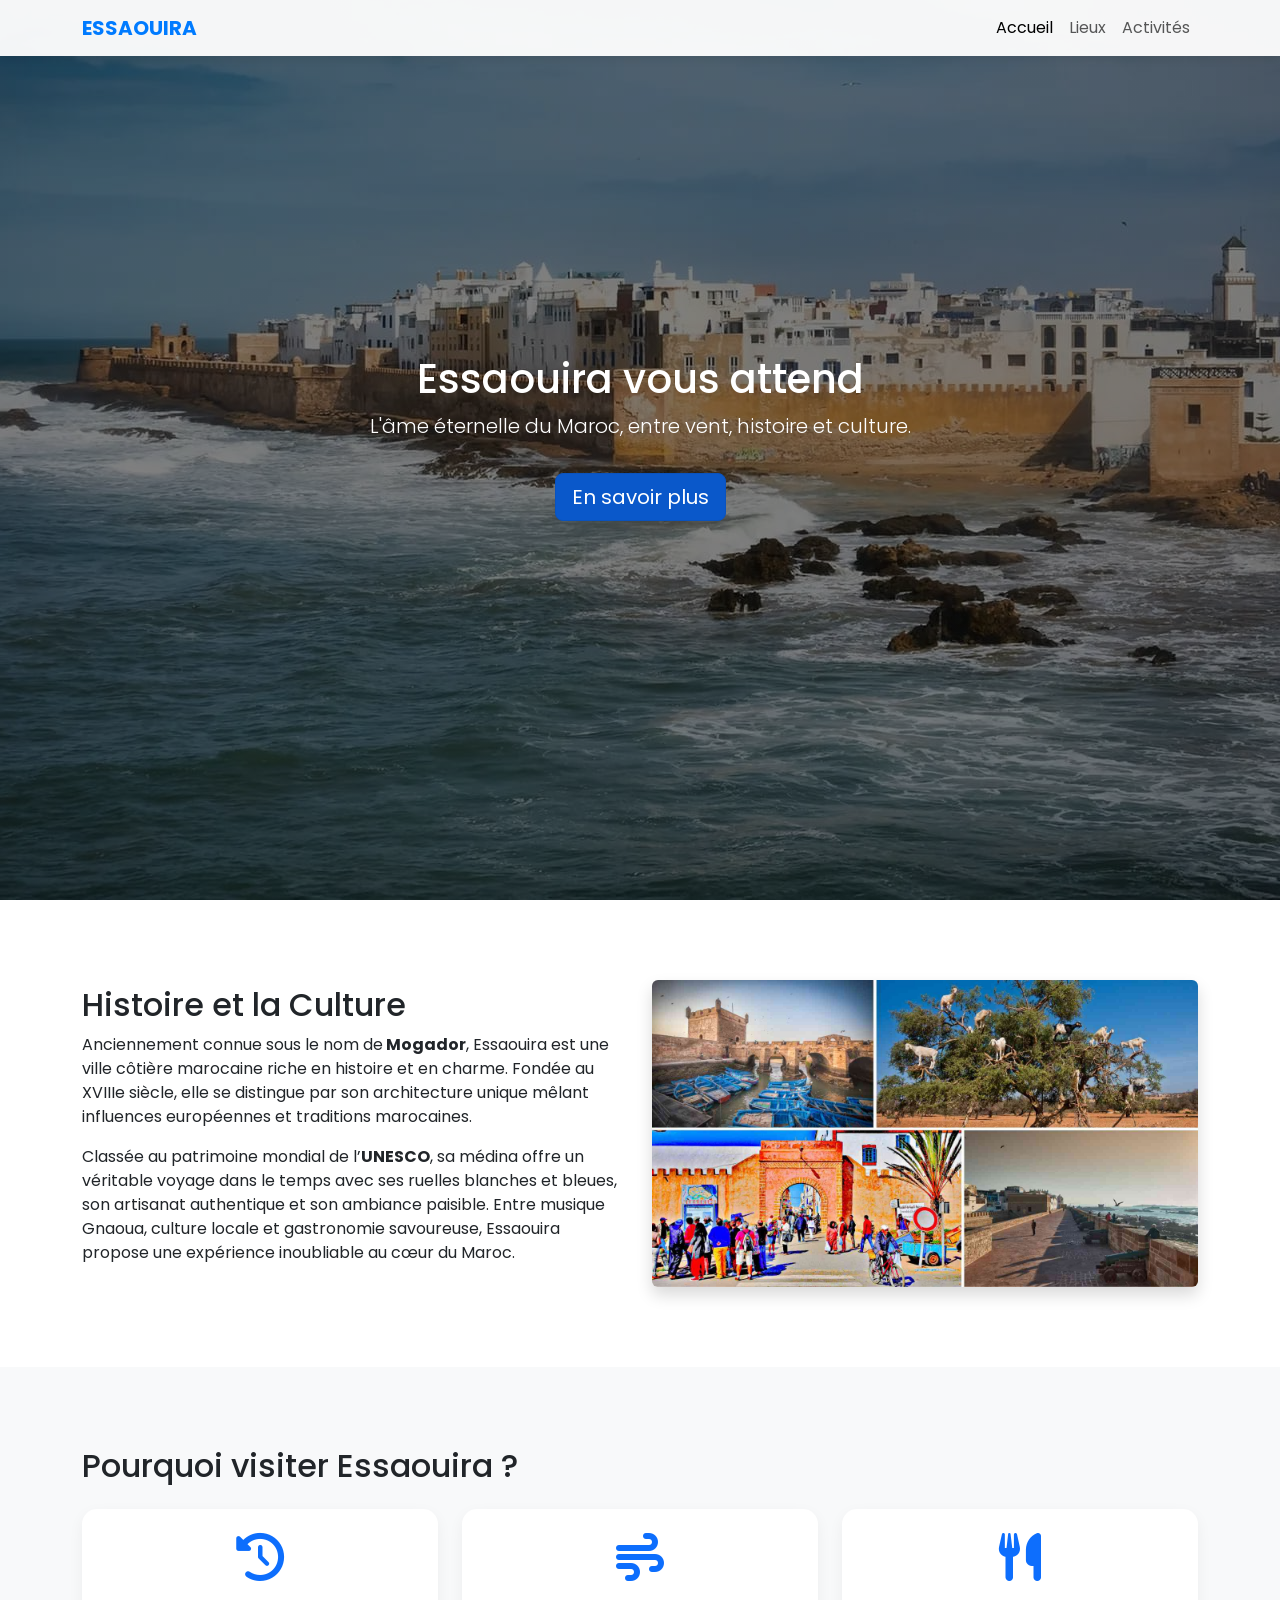
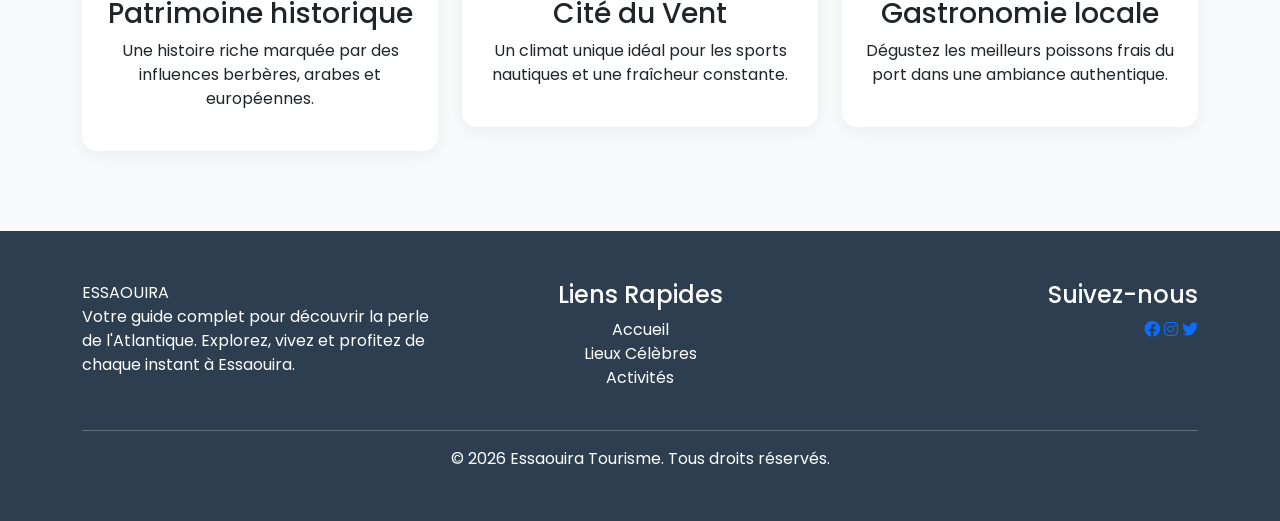
<file: index.html>
<!DOCTYPE html>
<html lang="fr">
<head>
    <meta charset="UTF-8">
    <meta name="viewport" content="width=device-width, initial-scale=1.0">
    <title>Essaouira - La Cité du Vent</title>
    <!-- Bootstrap CSS -->
    <link href="https://cdn.jsdelivr.net/npm/bootstrap@5.3.0/dist/css/bootstrap.min.css" rel="stylesheet">
    <!-- Google Fonts -->
    <link href="https://fonts.googleapis.com/css2?family=Poppins:wght@300;400;500;600;700;800&display=swap" rel="stylesheet">
    <!-- Font Awesome -->
    <link rel="stylesheet" href="https://cdnjs.cloudflare.com/ajax/libs/font-awesome/6.0.0/css/all.min.css">
    <!-- Custom CSS -->
    <link rel="stylesheet" href="style.css">
</head>
<body>

    <!-- Navbar -->
    <nav class="navbar navbar-expand-lg navbar-light fixed-top">
        <div class="container">
            <a class="navbar-brand" href="index.html">ESSAOUIRA</a>
            <button class="navbar-toggler" type="button" data-bs-toggle="collapse" data-bs-target="#navbarNav">
                <span class="navbar-toggler-icon"></span>
            </button>
            <div class="collapse navbar-collapse" id="navbarNav">
                <ul class="navbar-nav ms-auto">
                    <li class="nav-item"><a class="nav-link active" href="index.html">Accueil</a></li>
                    <li class="nav-item"><a class="nav-link" href="lieux.html">Lieux</a></li>
                    <li class="nav-item"><a class="nav-link" href="activites.html">Activités</a></li>
                </ul>
            </div>
        </div>
    </nav>

    <!-- Hero Section -->
   <section class="hero-section"
style="background-image: linear-gradient(rgba(0,0,0,0.5), rgba(0,0,0,0.5)), url('essaouira.jpeg');">
        <div class="container hero-content">
            <h1 class="hero-title reveal">Essaouira vous attend</h1>
            <div class="reveal mb-4">
                
            <p class="lead reveal">L'âme éternelle du Maroc, entre vent, histoire et culture.</p>
            <a href="#about" class="btn btn-primary btn-lg mt-3 reveal">En savoir plus</a>
        </div>
    </section>

    <!-- About Section -->
    <section id="about">
        <div class="container">
            <div class="row align-items-center">
                <div class="col-md-6 reveal">
                    <div class="section-title text-start">
                        <h2 style=color:rgb(12, 10, 27);>Histoire et la Culture </h2>
                    </div>
<p>Anciennement connue sous le nom de<strong> Mogador</strong>, Essaouira est une ville côtière marocaine riche en histoire et en charme. Fondée au XVIIIe siècle, elle se distingue par son architecture unique mêlant influences européennes et traditions marocaines.

<p>Classée au patrimoine mondial de l’<strong>UNESCO</strong>, sa médina offre un véritable voyage dans le temps avec ses ruelles blanches et bleues, son artisanat authentique et son ambiance paisible. Entre musique Gnaoua, culture locale et gastronomie savoureuse, Essaouira propose une expérience inoubliable au cœur du Maroc.</p>
                </div>
                <div class="col-md-6 reveal">
                    <img src="culture.jpeg"alt="Essaouira Culture" class="img-fluid rounded shadow">
                </div>
            </div>
        </div>
    </section>

    <!-- Highlights Section -->
    <section class="bg-light">
        <div class="container">
            <div class="section-title">
                <h2 class="reveal">Pourquoi visiter Essaouira ?</h2>
            </div>
            <div class="row mt-4">
                <div class="col-md-4 reveal">
                    <div class="card text-center p-4">
                        <i class="fas fa-history fa-3x mb-3 text-primary"></i>
                        <h3>Patrimoine historique</h3>
                        <p>Une histoire riche marquée par des influences berbères, arabes et européennes.</p>
                    </div>
                </div>
                <div class="col-md-4 reveal">
                    <div class="card text-center p-4">
                        <i class="fas fa-wind fa-3x mb-3 text-primary"></i>
                        <h3>Cité du Vent</h3>
                        <p>Un climat unique idéal pour les sports nautiques et une fraîcheur constante.</p>
                    </div>
                </div>
                <div class="col-md-4 reveal">
                    <div class="card text-center p-4">
                        <i class="fas fa-utensils fa-3x mb-3 text-primary"></i>
                        <h3>Gastronomie locale</h3>
                        <p>Dégustez les meilleurs poissons frais du port dans une ambiance authentique.</p>
                    </div>
                </div>
            </div>
        </div>
    </section>

    <!-- Footer -->
    <footer>
        <div class="container">
            <div class="row">
                <div class="col-md-4">
                    <div class="footer-logo">ESSAOUIRA</div>
                    <p>Votre guide complet pour découvrir la perle de l'Atlantique. Explorez, vivez et profitez de chaque instant à Essaouira.</p>
                </div>
                <div class="col-md-4 text-center">
                    <h4>Liens Rapides</h4>
                    <ul class="list-unstyled">
                        <li><a href="index.html" class="text-white text-decoration-none">Accueil</a></li>
                        <li><a href="lieux.html" class="text-white text-decoration-none">Lieux Célèbres</a></li>
                        <li><a href="activites.html" class="text-white text-decoration-none">Activités</a></li>
                    </ul>
                </div>
                <div class="col-md-4 text-end">
                    <h4>Suivez-nous</h4>
                    <div class="social-links">
                        <a href="#"><i class="fab fa-facebook"></i></a>
                        <a href="#"><i class="fab fa-instagram"></i></a>
                        <a href="#"><i class="fab fa-twitter"></i></a>
                    </div>
                </div>
            </div>
            <hr class="mt-4 bg-white">
            <div class="text-center">
                <p class="mb-0">&copy; 2026 Essaouira Tourisme. Tous droits réservés.</p>
            </div>
        </div>
    </footer>

    <!-- Bootstrap JS -->
    <script src="https://cdn.jsdelivr.net/npm/bootstrap@5.3.0/dist/js/bootstrap.bundle.min.js"></script>
    <!-- Custom JS -->
    <script src="script.js"></script>
</body>
</html>
</file>
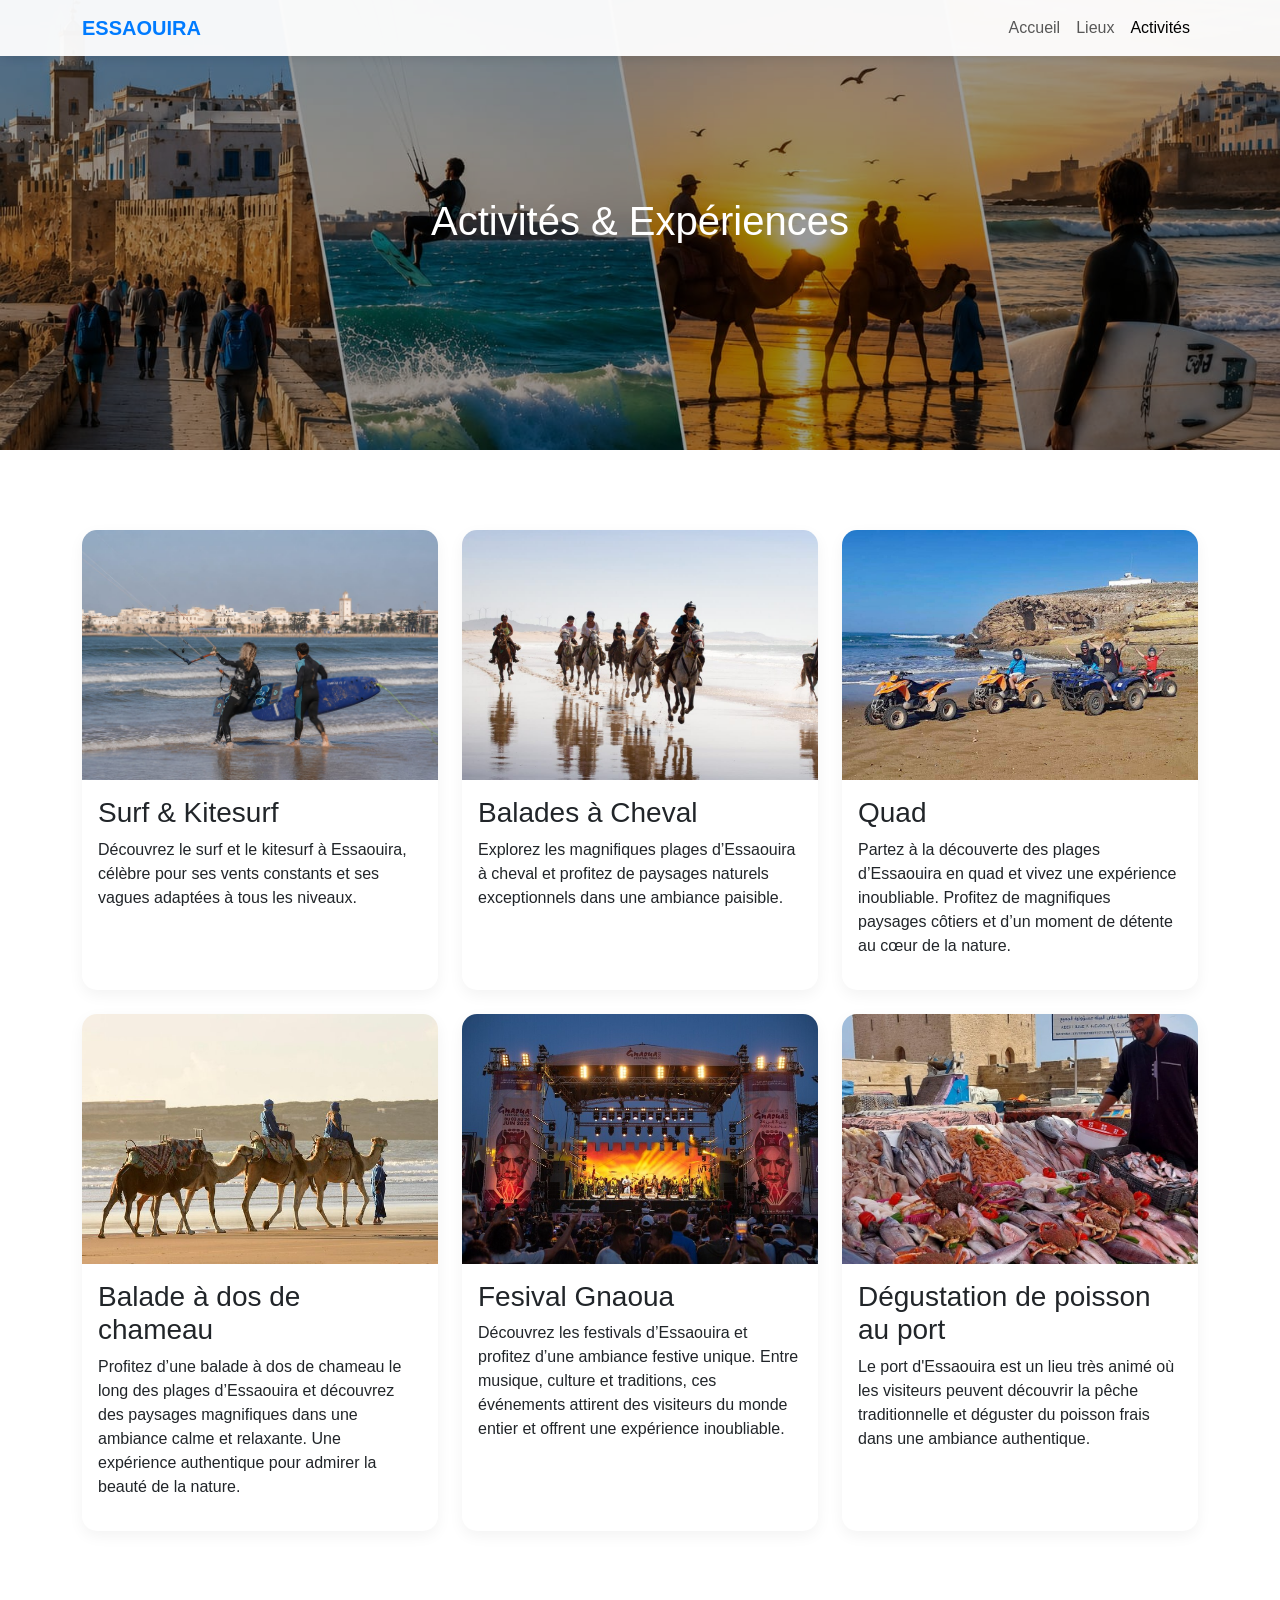
<file: activites.html>
<!DOCTYPE html>
<html lang="fr">
<head>
    <meta charset="UTF-8">
    <meta name="viewport" content="width=device-width, initial-scale=1.0">
    <title>Activités - Essaouira</title>
    <link href="https://cdn.jsdelivr.net/npm/bootstrap@5.3.0/dist/css/bootstrap.min.css" rel="stylesheet">
    <link rel="stylesheet" href="style.css">
</head>
<body>
    <nav class="navbar navbar-expand-lg navbar-light fixed-top">
        <div class="container">
            <a class="navbar-brand" href="index.html">ESSAOUIRA</a>
            <div class="collapse navbar-collapse" id="navbarNav">
                <ul class="navbar-nav ms-auto">
                    <li class="nav-item"><a class="nav-link" href="index.html">Accueil</a></li>
                    <li class="nav-item"><a class="nav-link" href="lieux.html">Lieux</a></li>
                    <li class="nav-item"><a class="nav-link active" href="activites.html">Activités</a></li>
                </ul>
            </div>
        </div>
    </nav>

    <section class="hero-section" style="height: 50vh; background-image: url('photo.jpeg' );">
        <div class="hero-overlay"></div>
        <div class="container hero-content">
            <h1 class="hero-title reveal">Activités & Expériences</h1>
        </div>
    </section>

    <section class="container">
        <div class="row">
            <div class="col-md-4 mb-4 reveal">
                <div class="card h-100">
                    <img src="surfs.jpeg" class="card-img-top" alt="Surf">
                    <div class="card-body">
                        <h3>Surf & Kitesurf</h3>
                        <p>Découvrez le surf et le kitesurf à Essaouira, célèbre pour ses vents constants et ses vagues adaptées à tous les niveaux.</p>
                    </div>
                </div>
            </div>
            <div class="col-md-4 mb-4 reveal">
                <div class="card h-100">
                    <img src="cheval.jpeg" class="card-img-top" alt="Cheval">
                    <div class="card-body">
                        <h3>Balades à Cheval</h3>
                        <p>Explorez les magnifiques plages d’Essaouira à cheval et profitez de paysages naturels exceptionnels dans une ambiance paisible.</p>
                    </div>
                </div>
            </div>
            <div class="col-md-4 mb-4 reveal">
                <div class="card h-100">
                    <img src="quad.jpeg" class="card-img-top" alt="Cheval">
                    <div class="card-body">
                        <h3>Quad</h3>
                        <p>Partez à la découverte des plages d’Essaouira en quad et vivez une expérience inoubliable. Profitez de magnifiques paysages côtiers et d’un moment de détente au cœur de la nature.</p>
                    </div>
                </div>
            </div>
            <div class="col-md-4 mb-4 reveal">
              <div class="card h-100">
                    <img src="chameau.jpeg" class="card-img-top" alt="Cheval">
                    <div class="card-body">
                        <h3>Balade à dos de chameau</h3>
                        <p>Profitez d’une balade à dos de chameau le long des plages d’Essaouira et découvrez des paysages magnifiques dans une ambiance calme et relaxante. Une expérience authentique pour admirer la beauté de la nature.</p>
                    </div>
                </div>
            </div>
            <div class="col-md-4 mb-4 reveal">
            <div class="card h-100">
                    <img src="gnaoua.jpeg" class="card-img-top" alt="Cheval">
                    <div class="card-body">
                        <h3>Fesival Gnaoua</h3>
                        <p>Découvrez les festivals d’Essaouira et profitez d’une ambiance festive unique. Entre musique, culture et traditions, ces événements attirent des visiteurs du monde entier et offrent une expérience inoubliable.</p>
                    </div>
                </div>
            </div>
            <div class="col-md-4 mb-4 reveal">
            <div class="card h-100">
                    <img src="peche.jpeg" class="card-img-top" alt="Cheval">
                    <div class="card-body">
                        <h3>Dégustation de poisson au port</h3>
                        <p>Le port d'Essaouira est un lieu très animé où les visiteurs peuvent découvrir la pêche traditionnelle et déguster du poisson frais dans une ambiance authentique.</p>
                    </div>
                </div>
            </div>
    </section>

    <script src="script.js"></script>
</body>
</html>
</file>
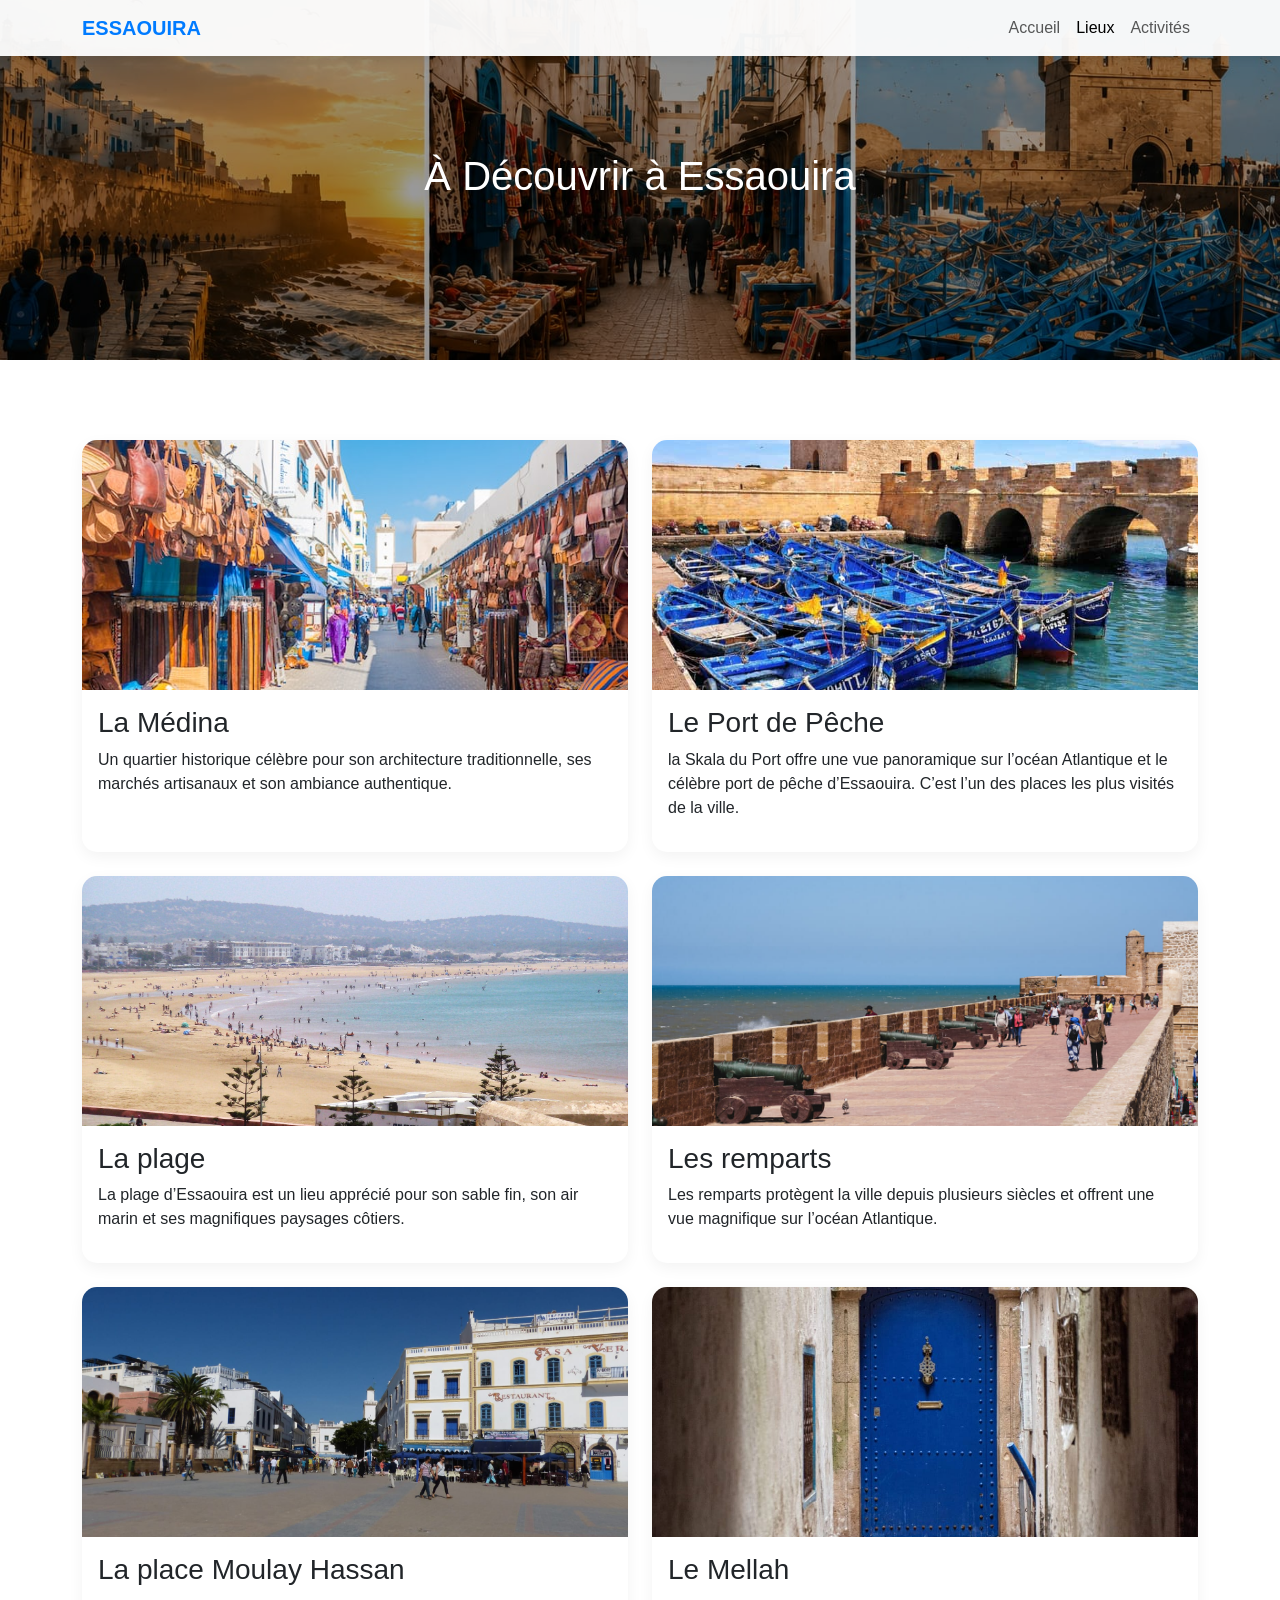
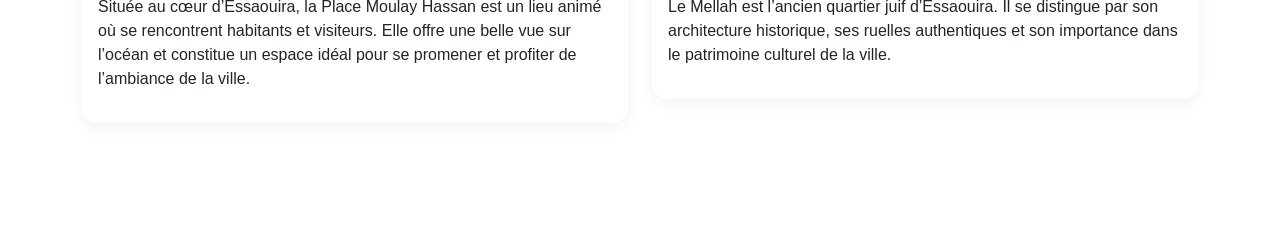
<file: lieux.html>
<!DOCTYPE html>
<html lang="fr">
<head>
    <meta charset="UTF-8">
    <meta name="viewport" content="width=device-width, initial-scale=1.0">
    <title>Lieux Célèbres - Essaouira</title>
    <link href="https://cdn.jsdelivr.net/npm/bootstrap@5.3.0/dist/css/bootstrap.min.css" rel="stylesheet">
    <link rel="stylesheet" href="style.css">
</head>
<body>
    <nav class="navbar navbar-expand-lg navbar-light fixed-top">
        <div class="container">
            <a class="navbar-brand" href="index.html">ESSAOUIRA</a>
            <div class="collapse navbar-collapse" id="navbarNav">
                <ul class="navbar-nav ms-auto">
                    <li class="nav-item"><a class="nav-link" href="index.html">Accueil</a></li>
                    <li class="nav-item"><a class="nav-link active" href="lieux.html">Lieux</a></li>
                    <li class="nav-item"><a class="nav-link" href="activites.html">Activités</a></li>
                </ul>
            </div>
        </div>
    </nav>

    <section class="hero-section" style="height: 40vh; background-image: url('decouvrir.jpeg' );">
        <div class="hero-overlay"></div>
        <div class="container hero-content">
            <h1 class="hero-title reveal">À Découvrir à Essaouira</h1>
        </div>
    </section>

    <section class="container">
        <div class="row">
            <div class="col-md-6 mb-4 reveal">
                <div class="card h-100">
                    <img src="artisanat.jpeg" class="card-img-top" alt="Médina">
                    <div class="card-body">
                        <h3>La Médina</h3>
                        <p>Un quartier historique célèbre pour son architecture traditionnelle, ses marchés artisanaux et son ambiance authentique.</p>
                    </div>
                </div>
            </div>
            <div class="col-md-6 mb-4 reveal">
                <div class="card h-100">
                    <img src="port.jpeg" class="card-img-top" alt="Skala">
                    <div class="card-body">
                        <h3>Le Port de Pêche</h3>
                        <p>la Skala du Port offre une vue panoramique sur l’océan Atlantique et le célèbre port de pêche d’Essaouira. C’est l’un des places les plus visités de la ville.</p>
                    </div>
                </div>
            </div>

                 <div class="col-md-6 mb-4 reveal">
                <div class="card h-100">
                    <img src="plage.jpeg" class="card-img-top" alt="La plage">
                    <div class="card-body">
                        <h3>La plage</h3>
                        <p>La plage d’Essaouira est un lieu apprécié pour son sable fin, son air marin et ses magnifiques paysages côtiers.</p>
                     
                    </div>
                </div>
            </div>
            
                 <div class="col-md-6 mb-4 reveal">
                <div class="card h-100">
                    <img src="rempart.jpeg" class="card-img-top" alt="La plage">
                    <div class="card-body">
                        <h3>Les remparts</h3>
                        <p>Les remparts protègent la ville depuis plusieurs siècles et offrent une vue magnifique sur l’océan Atlantique.</p>
                     
                    </div>
                </div>
            </div>
             <div class="col-md-6 mb-4 reveal">
                <div class="card h-100">
                    <img src="kasbh.jpeg" class="card-img-top" alt="La plage">
                    <div class="card-body">
                        <h3>La place Moulay Hassan </h3>
                        <p>Située au cœur d’Essaouira, la Place Moulay Hassan est un lieu animé où se rencontrent habitants et visiteurs. Elle offre une belle vue sur l’océan et constitue un espace idéal pour se promener et profiter de l’ambiance de la ville.</p>
                     
                    </div>
                </div>
            </div>
             <div class="col-md-6 mb-4 reveal">
                <div class="card h-120">
                    <img src="mellah.jpeg" class="card-img-top" alt="La plage">
                    <div class="card-body">
                        <h3>Le Mellah </h3>
                        <p>Le Mellah est l’ancien quartier juif d’Essaouira. Il se distingue par son architecture historique, ses ruelles authentiques et son importance dans le patrimoine culturel de la ville.</p>
                     
                    </div>
                </div>
            </div>
        </div>
    </section>

    <script src="script.js"></script>
</body>
</html>
</file>
<file: style.css>
:root {
    --primary-color: #007bff;
    --dark-color: #2c3e50;
    --transition: all 0.3s ease;
}

body { font-family: 'Poppins', sans-serif; overflow-x: hidden; }

.navbar { background: rgba(255, 255, 255, 0.95 ); box-shadow: 0 2px 10px rgba(0,0,0,0.1); }
.navbar-brand { font-weight: 700; color: var(--primary-color) !important; }

.hero-section { height: 100vh; background-size: cover; background-position: center; display: flex; align-items: center; position: relative; color: white; text-align: center; }
.hero-overlay { position: absolute; top: 0; left: 0; width: 100%; height: 100%; background: rgba(0,0,0,0.4); }
.hero-content { position: relative; z-index: 1; width: 100%; }

section { padding: 80px 0; }
.card { border: none; border-radius: 15px; box-shadow: 0 5px 15px rgba(0,0,0,0.05); transition: var(--transition); overflow: hidden; }
.card:hover { transform: translateY(-10px); }
.card-img-top { height: 250px; object-fit: cover; }

footer { background: var(--dark-color); color: white; padding: 50px 0; }

.reveal { opacity: 0; transform: translateY(30px); transition: all 0.8s ease-out; }
.reveal.active { opacity: 1; transform: translateY(0); }
</file>
